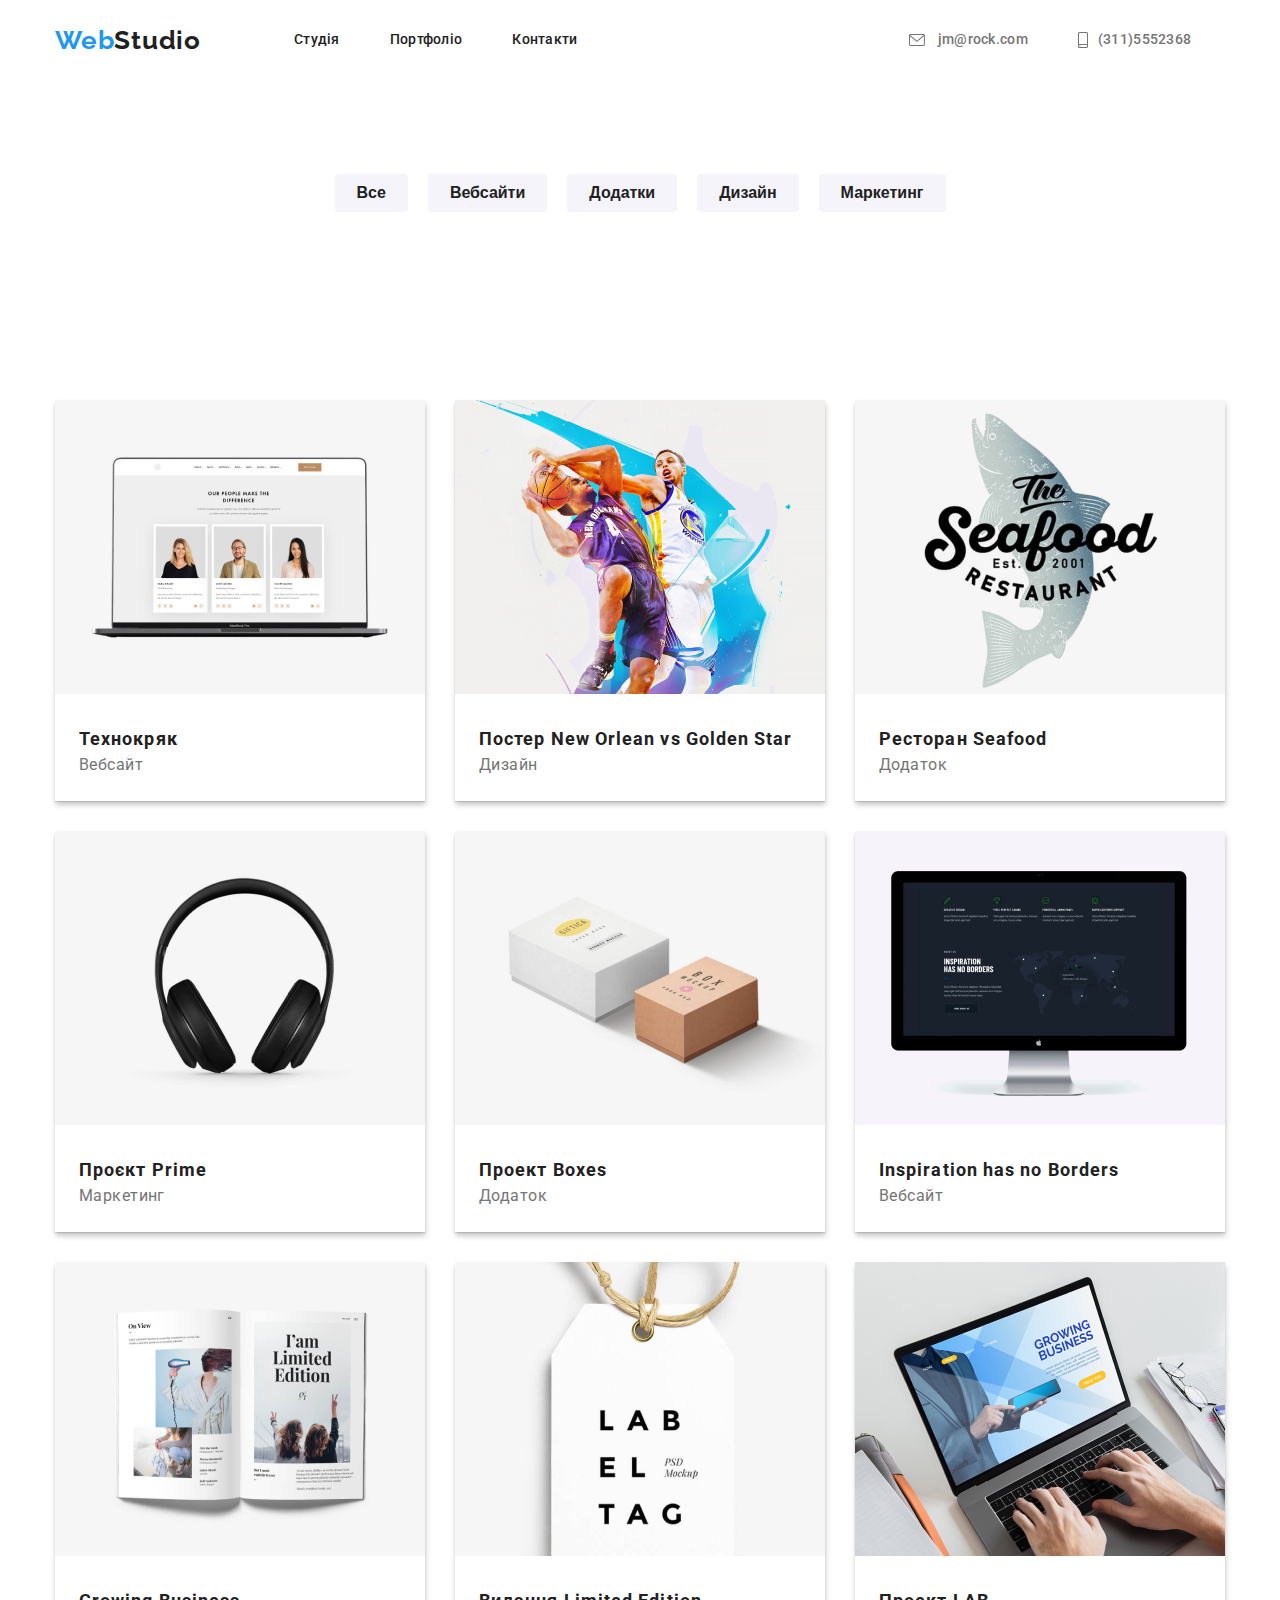
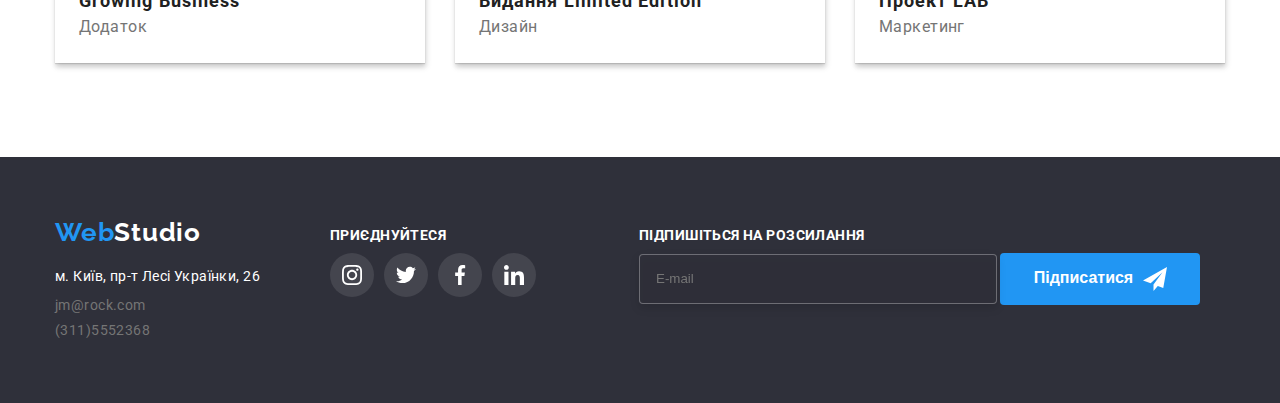
<file: portfolio.html>
<!DOCTYPE html>
<html lang="ua">

<head>
  <meta charset="UTF-8">
  <meta http-equiv="X-UA-Compatible" content="IE=edge">
  <meta name="viewport" content="width=device-width, initial-scale=1.0">
  <title>Портфоліо</title>
  <link href="https://fonts.googleapis.com/css2?family=Raleway:wght@700&family=Roboto:wght@400;500;700&display=swap"
    rel="stylesheet">
  <link rel="stylesheet" href="./css/styles.css">
</head>

<body>
  <!-- Шапка сайту -->
  <header>
    <nav class="container site-nav">
      <div><a class="logo" href="./index.html"><span class="logo-accent">Web</span>Studio</a>
      </div>
      <ul class="site-menu list">
        <li class="item"><a class="menu-link link" href="./index.html">Студія</a></li>
        <li class="item"><a class="menu-link link" href="./portfolio.html">Портфоліо</a></li>
        <li class="item"><a class="menu-link link" href="#">Контакти</a></li>
      </ul>
      <ul class="site-contact list">
        <li class="item"><a class="link" href="mailto:jm@rock.com">
            <svg class="icon-envelope">
              <use href="./sprite.svg#icon-envelope"></use>
            </svg>
            jm@rock.com</a></li>
        <li class="item"><a class="link" href="tel:+13115552368">
            <svg class="icon-smartphone ">
              <use href="./sprite.svg#icon-smartphone"></use>
            </svg>(311)5552368</a></li>
      </ul>
    </nav>
  </header>
  <!-- Основний контент сторінки Портфоліо-->
  <main>
    <!-- Фільтр список кнопок -->
    <section class="filter section">
      <div class="container">
      <ul class="btn-list">
        <li class="list"><button class="fiiter-btn" type="button">Все</button></li>
        <li class="list"><button class="fiiter-btn" type="button">Вебсайти</button></li>
        <li class="list"><button  class="fiiter-btn" type="button">Додатки</button></li>
        <li class="list"><button class="fiiter-btn" type="button">Дизайн</button></li>
        <li class="list"><button class="fiiter-btn" type="button">Маркетинг</button></li>
      </ul>
      </div>
    </section>
    <!-- Проекти -->
    <section class="project-list section">
      <div class="container">
      <ul class="cart-set">
      <li class="item list">
      <a href="" class="decoration">
        <article class="card">
          <div class="card-thumb">
            <img src="./images/img-project-1.jpg" alt="фото-вебсайт" width="370">
            <div class="overlay-text">
              <p>
              Ресурс пропонує комплексні рішення з різним рівнем функціоналу і сервісів. Все це дозволить користувачу отримати
              вичерпну інформацію про компанію або конкретну особу.
            </p>
          </div>
            
          </div>
          <div class="card-content">
            <h2 class="card-title">Технокряк</h2>
            <p class="card-text">Вебсайт</p>
          </div>
        </article>
      </a>
  </li>
  <li class="item list">
<article class="card">
  <div class="card-thumb">
    <img src="./images/img-project-2.jpg" alt="фото-постер" width="370">
  </div>
  <div class="card-content">
<h2 class="card-title">Постер New Orlean vs Golden Star</h2>
    <p class="card-text">Дизайн</p>
    </div>
 </article>
  </li>
  <li class="item list">
    <article class="card">
      <div class="card-thumb">
        <img src="./images/img-project-3.jpg" alt="фото-додаток" width="370">
         </div>
        <div class="card-content">
    <h2 class="card-title">Ресторан Seafood</h2>
    <p class="card-text">Додаток</p>
        </div>
    </article>
   </li>


  <li class="item list">
    <article class="card">
      <div class="card-thumb">
       <img src="./images/img-project-4.jpg" alt="фото-проекту" width="370"> 
        </div>
        <div class="card-content">
    <h2 class="card-title">Проєкт Prime</h2>
    <p class="card-text">Маркетинг</p>
    </div>
    </article>
  </li>
 <li class="item list">
    <article class="card">
      <div class="card-thumb">
        <img src="./images/img-project-5.jpg" alt="фото-проекту" width="370">
         </div>
        <div class="card-content">
    <h2 class="card-title">Проект Boxes</h2>
    <p class="card-text">Додаток</p>
     </div>
    </article>
    
    
  </li>

  <li class="item list">
    <article class="card">
      <div class="card-thumb">
        <img src="./images/img-project-6.jpg" alt="фото-вебсайт" width="370">
        
        </div>
        <div class="card-content">
    <h2 class="card-title">Inspiration has no Borders</h2>
    <p class="card-text">Вебсайт</p>
      </div>
    </article>
    
    
  </li>

  <li class="item list">
    <article class="card">
      <div class="card-thumb">
        <img src="./images/img-project-7.jpg" alt="фото-вебсайт" width="370">
        </div> 
        <div class="card-content">
    <h2 class="card-title">Growing Business</h2>
    <p class="card-text">Додаток</p>
       
      </div>
    </article>
  
  </li>

  <li class="item list">
    <article class="card">
      <div class="card-thumb">
      <img src="./images/img-project-8.jpg" alt="фото-видання" width="370">
       </div> 
    <div class="card-content">
    <h2 class="card-title">Видання Limited Edition</h2>
    <p class="card-text">Дизайн</p>
    </div>
    </article>
  </li>
  <li class="item list">
    <article class="card">
      <div class="card-thumb">
       <img src="./images/img-project-9.jpg" alt="фото-проекту" width="370"> 
         </div>
        <div class="card-content">
    <h2 class="card-title">Проект LAB</h2>
    <p class="card-text">Маркетинг</p>
      
      </div>
    </article>
    
    
  </li>
  
</ul>
  </div>
      
  </section>
  </main>
  <!-- Підвал сайту -->
  <footer class="page-footer">
    <div class="container">
      <div class="footer-content">
        <div>
          <a class="logo" href="./index.html"><span class="logo-accent">Web</span><span class=logo-color>Studio</span></a>
          <address>
            <p class="footer-address">
              м. Київ, пр-т Лесі Українки, 26
            </p>
            <ul class="footer-contact list">
              <li><a class="link" href="mailto:jm@rock.com">jm@rock.com</a>
              </li>
              <li><a class="link" href="tel:+13115552368">(311)5552368</a>
              </li>
            </ul>
          </address>
        </div>
        <div class="social-block">
          <p class="join">Приєднуйтеся</p>
          <ul class="footer-social">
            <li class="social-item">
              <a href="link-icon">
                <svg class="footer-icon">
                  <use href="./images/footer-icons/symbol-defs.svg#icon-instagram-1"></use>
                </svg>
              </a>
            </li>
            <li class="social-item">
              <a href="link-icon">
                <svg class="footer-icon">
                  <use href="./images/footer-icons/symbol-defs.svg#icon-twitter-1"></use>
                </svg>
              </a>
            </li>
            <li class="social-item">
              <a href="link-icon">
                <svg class="footer-icon">
                  <use href="./images/footer-icons/symbol-defs.svg#icon-facebook-1"></use>
                </svg>
              </a>
            </li>
            <li class="social-item">
              <a href="link-icon">
                <svg class="footer-icon">
                  <use href="./images/footer-icons/symbol-defs.svg#icon-linkedin-1"></use>
                </svg>
              </a>
            </li>
  
          </ul>
        </div>
        <div class="footer-form">
          <p class="join">
            Підпишіться на розсилання
          </p>
          <form action="">
            <input class="input-form" type="email" name="mail" placeholder="E-mail">
            <button class="btn-form" type="submit">Підписатися</button>
  
          </form>
        </div>
  
  
      </div>
  </footer>
  <script src="./modal.js"></script>
  </body>
  
  </html>
</file>
<file: css/styles.css>
/* колір фону #E5E5E5 */
/* колір фону для однієї з секцій #F5F4FA; */
/* основний колір для тексту, контакти #757575 */
/* колір заголовків, колір пунктів меню #212121 */
/* акцентуючий колір, колір кнопки #2196F3 */
:root {
--primary-bg-color:#FFFFFF;
--section-bg-color:#F5F4FA;
--primary-text-color:#757575;
--title-text-color:#212121;
--button-text-color:#FFFFFF;
--accent-color:#2196F3;
--footer-text-color:#FFFFFF;
--footer-bg-color: #2F303A;
}
html{
  box-sizing: border-box;
}
*,
*::before,
*::after{
  box-sizing: inherit;
}
body{
  margin: 0;
  background-color:var(--primary-bg-color);
  color:var(--primary-text-color);
  font-family:'Roboto', sans-serif;
  font-size: 14px;
  letter-spacing: 0.03em;
}
h1,
h2,
h3,
h4,
h5,
h6,
p,
ul{
margin: 0;
padding: 0;
}
.list{
  list-style: none;
}
.container {
  width: 1200px;
  padding: 0 15px;
  /* background-color: aquamarine; */
  margin: 0 auto;
}
/* Оформлення шапки сайту */
.section {
  padding-top: 94px;
  padding-bottom: 94px;
  /* outline: 1px solid red; */
  
}

.section.no-padding{
  padding-top: 0;
  padding-bottom: 0;
}
.site-nav{
  display: flex;
  align-items: center;
}
.logo{
  
  color: var(--title-text-color);
  font-family: 'Raleway',sans-serif;
  font-size: 26px;
  font-weight: 700;
  letter-spacing: 0.03em;
  line-height:1.19;

  text-decoration: none;
}

.logo-accent{
  color:var(--accent-color);
}
.site-menu{
  display: flex;
  margin-left: 93px;
  
}
.site-menu .item{
  margin-right: 50px;
}
.site-menu .item:last-child{
  margin-right: 0;
}
/* .site-menu .item:not(:last-child){
margin-right: 50px;
} */

/* .site-menu .item + .item{
  margin-left:40px;
} */
.site-menu .link,
.site-contact .link{
  
  color: var(--title-text-color);
  font-weight: 500;
  line-height: 1.14;
  letter-spacing: 0.02em;
  text-decoration: none;
  

}
.site-menu .link,
.site-contact .link{
  display: block;
  padding: 32px 0;
  /* background-color: #33f321; */
}
.site-contact{
  display: flex;
  /* margin-left: auto; */
  margin-left: 331px;
}
.site-contact .item + .item {
  margin-left: 50px;
}

.site-contact .link {
  color: var(--primary-text-color);
}
.site-menu .link:hover,
.site-menu .link:focus,
.site-contact .link:hover,
.site-contact .link:focus {
  color:var(--accent-color);
}
.icon-envelope,
.icon-smartphone{
margin-right: 10px;
vertical-align: middle;
fill: #757575;
}
.icon-envelope{
  width: 16px;
  height: 12px; 
}
.icon-smartphone{
  width: 10px;
  height: 16px;  
}
.icon-envelope:hover,
.icon-smartphone:hover{
  fill: var(--accent-color);
}
.menu-link{
  position: relative;
}

.menu-link::after{
  position:absolute;
  left:0;
  bottom: 0;
  opacity: 0;

  content: '';
  display: block;
  width: 100%;
  height: 5px;
  background-color: var(--accent-color);
  border-radius: 2px;
  transition: opacity 250ms cubic-bezier(0.4, 0, 0.2, 1);

}
.menu-link:hover::after,
.menu-link:focus::after{
  opacity: 1;
}

/* Оформлення блоку герой */
.hero{
text-align: center;
}
.hero-overlay{
  max-width: 1600px;
  height: 600px;
  margin: 0 auto;
  position: relative;
  /* background-color: #2F303A; */
  background-size: cover;
  background-position: center;
  background-repeat: no-repeat;
  background-image:url('../images/header.png') ;
  /* background: linear-gradient(to right, transparent, rgba(47, 48, 58, 0.8)),
  url('../images/header.png'); */
  }
  .hero-overlay::before{
    display: inline-block;
    content: '';
    width: 100%;
    height: 100%;
    background-color: rgb(62, 49, 49, 0.5);
  }
.hero-content{
  position:absolute;
  top: 50%;
  left:50%;
  transform: translate(-50%,-50%);
}
.hero-title{
  margin-bottom: 43px;
  color: var(--button-text-color);
  font-weight: 900;
  font-size: 44px;
  letter-spacing: 0.06em;
  text-transform: uppercase;
  /* background-color: rgb(127, 255, 127); */
}
.hero-btn{
  display: inline-block;
  min-width: 200px;
  height: 50px;
  padding: 10px 32px;
  border: 1px solid transparent;
  border-radius: 4px;
  
  background-color: var(--accent-color);
  color: var(--button-text-color) ;
  font-weight: 700;
  font-size: 16px;
  line-height: 1.9;
  text-decoration: none;
 
}
/* Оформлення блоку наші переваги */

.feature-items{
 display: flex; 
 flex-wrap: wrap;
 justify-content: space-around;
}

/* .feature-items .item:not(:last-child) {
  margin-right: 30px;
} */

.feature-items .item{
  /* width:270px ; */
  width: calc((100% - 90px) / 4);
  margin-right: 30px;
  /* margin-bottom: 30px; */
}
.feature-items .item::before{
  display: block;
  content: '';
  height: 120px;
  background-color: #F5F4FA;
  /* background-size: contain; */
  background-repeat:no-repeat;
  background-position: center;
  margin-bottom: 30px;
}
.feature-items .item:nth-child(1)::before{
  background-image: url('../images/icon-antenna.png');
}
.feature-items .item:nth-child(2)::before {
  background-image: url('../images/icon-clock.png');
}
.feature-items .item:nth-child(3)::before {
  background-image: url('../images/icon-diagram.png');
}
.feature-items .item:nth-child(4)::before {
  background-image: url('../images/icon-astronaut.png');
}
.feature-items .item:nth-child(4n){
  margin-right: 0;
}

.feature-title,
.team-title,
.team-caption {
  margin-top: 0;
  margin-bottom: 10px;
  color: var(--title-text-color);
}
.feature-title {
  font-weight: 700;
  line-height: 1.14;
  text-transform: uppercase;
}
/* Work List */

.work-list{
  display: flex;
  justify-content: space-between;
}
.work-inner{
  position: relative;
}
.work-description{
  padding: 27px 83px;
  width: 100%;
  position: absolute;
  bottom:0;
  right:0;

  background-color: rgba(47, 48, 58, 0.8);
  color: var(--button-text-color);
  font-weight: 700;
  line-height: 1.4;
  text-align: center;
  text-transform: uppercase;
    
}
/* Team */
.team{
  background-color:#F5F4FA;
}
.team-card{
  box-shadow: 0px 1px 3px rgba(0, 0, 0, 0.12), 0px 1px 1px rgba(0, 0, 0, 0.14), 0px 2px 1px rgba(0, 0, 0, 0.2);
  border-radius: 0px 0px 4px 4px;
  overflow: hidden;
}
.card-description{
  text-align: center;
}
.team-list{
  display: flex;
  justify-content: space-between;
}
.team-title {
  font-weight: 700;
  font-size: 36px;
  line-height: 1.17;
  text-align: center;
  margin-bottom: 50px;
}
.team-caption,
.team-desc{
  font-size: 16px;
  line-height: 1.19;
}
.team-caption{
  font-weight: 500;
  margin-top: 30px;
}
.team-desc{
  margin-bottom: 16px;
}
/* Social Links */

.social{
  /* outline: 1px solid red; */
  list-style: none;
  display: flex;
  justify-content: space-between;
  padding: 16px 32px 30px 32px;
 
}
.social-link:hover{
 
  
}
.social-icon:hover{
  fill:var(--accent-color);
}
.social-icon{
  width: 44px;
  height: 44px;
  fill:#afb1b8;
  }

/* Customers */
.clients{
  display: flex;
  list-style: none;
  /* outline: 1px solid red; */
  justify-content: space-between;


}
.client-logo{
  width: 170px;
  height:92px;
  outline: 1px solid #AFB1B8;
  text-align: center;
  padding-top: 23px;
  background: #E5E5E5;
}
.client-icon{
  width: 106px;
  height: 60px;
  fill:#afb1b8;
 
}
.client-icon:hover{
  fill:var(--accent-color);
}
/* Оформлення футера */
.page-footer {
background-color: var(--footer-bg-color);
padding: 60px 0;
}
.logo-color{
  color:#FFFFFF;
}
.footer-content{
  display: flex;
}
.social-block{
  /* outline: 1px solid blue; */
  padding-left: 70px;
}
.footer-address {
  color: var(--footer-text-color);
  font-style: normal;
  margin-top: 20px;
  margin-bottom: 9px;
}
.footer-contact .link{
  color: var(--primary-text-color);
  text-decoration: none;
  font-style: normal;
  line-height: 25px;

}
.join{
    padding-top: 10px;
    padding-bottom: 10px;
    font-weight: 700;
    font-size: 14px;
    line-height: 16px;
    text-transform: uppercase;
    color:#FFFFFF;
}

/* Footer Forma */
.footer-form {
  /* outline: 2px solid red; */
  padding-left: 93px;
}
.input-form{
  display: inline-block;
  width: 358px;
  height: 50px;
  padding: 15px 16px;
  margin: 0;
  background-color: rgb(47, 48, 58,0.8);
  border: 1px solid rgba(255, 255, 255, 0.3);
  filter: drop-shadow(0px 4px 4px rgba(0, 0, 0, 0.15));
    border-radius: 4px;
}
.btn-form{
  display: inline-block;
  margin: 0;
  padding: 14px 29px;
  min-width: 200px;

  background-color: var(--accent-color);
  color: var(--button-text-color);
  font-weight: 700;
  font-size: 16px;
  /* border: 1px solid transparent; */
  border-radius: 4px;
  border: none;
  
}
.btn-form::after{
  content:'';
  display: inline-block;
  width: 24px;
  height: 24px;
  margin-left: 10px;
  background-image: url(../images/icon-send.svg);
  background-size: contain;
  vertical-align: middle;
}
/* Footer Social links */

.footer-social{
  display: flex;
  /* outline: 1px solid red; */
  list-style: none;
  
}
.footer-icon{
  width: 20px;
  height: 20px;

}
.social-item{
  width: 44px;
  height: 44px;
  border: none;
  background-color: rgba(255, 255, 255, 0.1);;
  border-radius: 50%;
  padding: 12px;
  margin-right: 10px;
}
.footer-social>.social-item:hover{
  background-color: var(--accent-color);
}


/* Основний контент сторінки 
Портфоліо */
.btn-list{
  display: flex;
  justify-content: space-between;
  width: 611px;
  margin: 0 auto;
}
.fiiter-btn{
  display: inline-block;
  margin: 0;
  padding: 6px 22px;
  border: none;
  border-radius: 4px;

  background-color: #F5F4FA; 
  color: #212121;
  font-weight: 700;
  font-size: 16px;
  line-height: 1.6;
  text-align: center;
  cursor:pointer;
}
.fiiter-btn:hover,
.fiiter-btn:focus{
  background-color:var(--accent-color);
  color: var(--button-text-color);
  box-shadow: 0px 3px 1px rgba(0, 0, 0, 0.1), 0px 1px 2px rgba(0, 0, 0, 0.08), 0px 2px 2px rgba(0, 0, 0, 0.12);
  transition: background-color 250ms cubic-bezier(0.4, 0, 0.2, 1);
}
.cart-set{
  display: flex;
  flex-wrap: wrap;
  padding: 0;
  margin: 0;
  margin-left: -30px;
  margin-top: -30px;
}
.decoration{
  text-decoration: none;
}
.card{
   box-shadow: 0px 1px 1px rgba(0, 0, 0, 0.12),
    0px 4px 4px rgba(0, 0, 0, 0.06),
    1px 4px 6px rgba(0, 0, 0, 0.16);
  /* overflow: hidden; */
  /* border-radius: 10px; */
  
  
}
.cart-set>.item{
  /* outline: 1px solid #EEEEEE; */
  flex-basis: calc(100% / 3 - 30px);
  margin-left: 30px;
  margin-top: 30px;
}
.card-thumb{
  display: block;
  max-width: 100%;
  height: auto;
  position: relative;
  overflow: hidden;
}
.card-content{
  padding: 20px 24px;
  
}
.card-title{
  color: var(--title-text-color);
  font-weight: 700;
  font-size: 18px;
  line-height: 0.2;
  letter-spacing: 0.06em;
  margin-top: 20px;
  
}
.card-text{
  color:var(--primary-text-color);
  font-size: 16px;
  line-height: 1.9;
  margin-top: 10px;
}

.overlay-text{
  width: 100%;
  height: 100%;
  position: absolute;
  top:0;
  left:0;
  padding: 60px 60px;
  background-color: rgb(32, 148, 243,0.8);
  color: #faf6f6;
  font-size: 14px;
  line-height: 1.9;
  text-align: center;
  transform: translateY(101%);
  transition: transform 250ms cubic-bezier(0.4, 0, 0.2, 1);

  /* opacity: 0; */
}
.card-thumb:hover>.overlay-text{
  transform: translateY(0);
  /* transition: transform 250ms cubic-bezier(0.4, 0, 0.2, 1); */
  opacity: 1;
  
}
/* Модальне вікно */
.backdrop{
  position: fixed;
  top:0;
  left:0;
  width: 100%;
  height: 100%;
  background-color: rgb(19, 18, 18,0.6);
}
.modal{
  position: absolute;
  top:50%;
  left:50%;
  transform: translate(-50%,-50%);
  

  background-color: var(--section-bg-color);
}
/* Приховуємо фон+модальне вікно */
.backdrop.is-hidden{
  opacity: 0;
  pointer-events: none;

}
.btn-close{
position: absolute;
top: 8px;
right: 8px;
width: 30px;
height: 30px;
border-radius: 50%;
background-color: #FFFFFF;
border: 1px solid rgba(0, 0, 0, 0.1);
cursor: pointer;
background-image: url(../images/svg-icons/close-black-icon.svg) ;
background-size: contain;
}
/* Form */
.form-sign-up{
  padding: 40px;
  min-width: 528px;

  background: #FFFFFF;
  box-shadow: 0px 1px 3px rgba(0, 0, 0, 0.12), 0px 1px 1px rgba(0, 0, 0, 0.14), 0px 2px 1px rgba(0, 0, 0, 0.2);
  border-radius: 4px;
}
.form-title{
  
    font-weight: 700;
    font-size: 20px;
    line-height: 23px;
    text-align: center;
    color: #212121;
    margin-bottom: 12px;
}
.form-field{
  display: flex;
  flex-direction: column;
  margin-bottom: 10px;
  position: relative;
}
.form-field input{
  border: none;
  margin: 0;
  padding: 11px 35px;
  border: 1px solid rgba(33, 33, 33, 0.2);
  border-radius: 4px;
  /* outline: none; */
  
}
.form-field input:hover,
.form-field input:focus,
.form-field textarea:focus
{
  outline: 1px solid #2196F3;
}
.user::after,
.phone::after,
.email::after{
  content: '';
  display: inline-block;
  position: absolute;
  top: 50%;
  left: 0;
  margin-left: 15px;
  width: 18px;
  height: 18px;
  background-size: contain;
   
}
.user::after{
background-image: url(../images/svg-icons/person-black.svg);
}
.phone::after{
background-image: url(../images/svg-icons/phone-black.svg);
}
.email::after{
background-image: url(../images/svg-icons/email-black.svg);
}
.form-field label{
    margin-bottom: 4px;
    
    color: #757575;
    font-weight: 400;
    font-size: 12px;
    line-height: 1.17;
    letter-spacing: 0.01em;
    
}
.coment{
  min-height: 120px;
  color: rgba(117, 117, 117, 0.5);
  font-weight: 400;
  font-size: 12px;
  line-height: 1.17;
  letter-spacing: 0.01em;
  padding: 12px;
  resize: none;
  border: 1px solid rgba(33, 33, 33, 0.2);
  border-radius: 4px;
  margin-bottom: 15px;
}

.checkbox-label{
  display: inline-block;
  margin-bottom: 30px;
  color: #757575;
  font-weight: 400;
  font-size: 14px;
  line-height: 1.7;
}
 .checkbox{
  -webkit-appearance:none;
  appearance: none;
  position: absolute;
 }   
 .checkbox-icon{
  display: inline-block;
  width: 15px;
  height: 15px;
  border-radius: 2px;
  border: 2px solid black;
  margin-right: 9px;
  
 }
 .checkbox:checked + .checkbox-icon{
  border:#2196F3;
  background-color: #2196F3;
  background-image: url(../images/checkbox-icon.svg);
  background-size:contain;
  background-origin: border-box;
  background-repeat: no-repeat;
  background-position: center;

 }
.checkbox-link{
  color:#2196F3;
  
}
.button-form{
  display: inline-block;
  margin: 0;
  padding: 14px 29px;
  min-width: 200px;
  
  background-color: var(--accent-color);
  color: var(--button-text-color);
  font-weight: 700;
  font-size: 16px;
    /* border: 1px solid transparent; */
  border-radius: 4px;
  border: none;
  cursor: pointer;
}
.btn-send{
  text-align: center;
}
</file>
